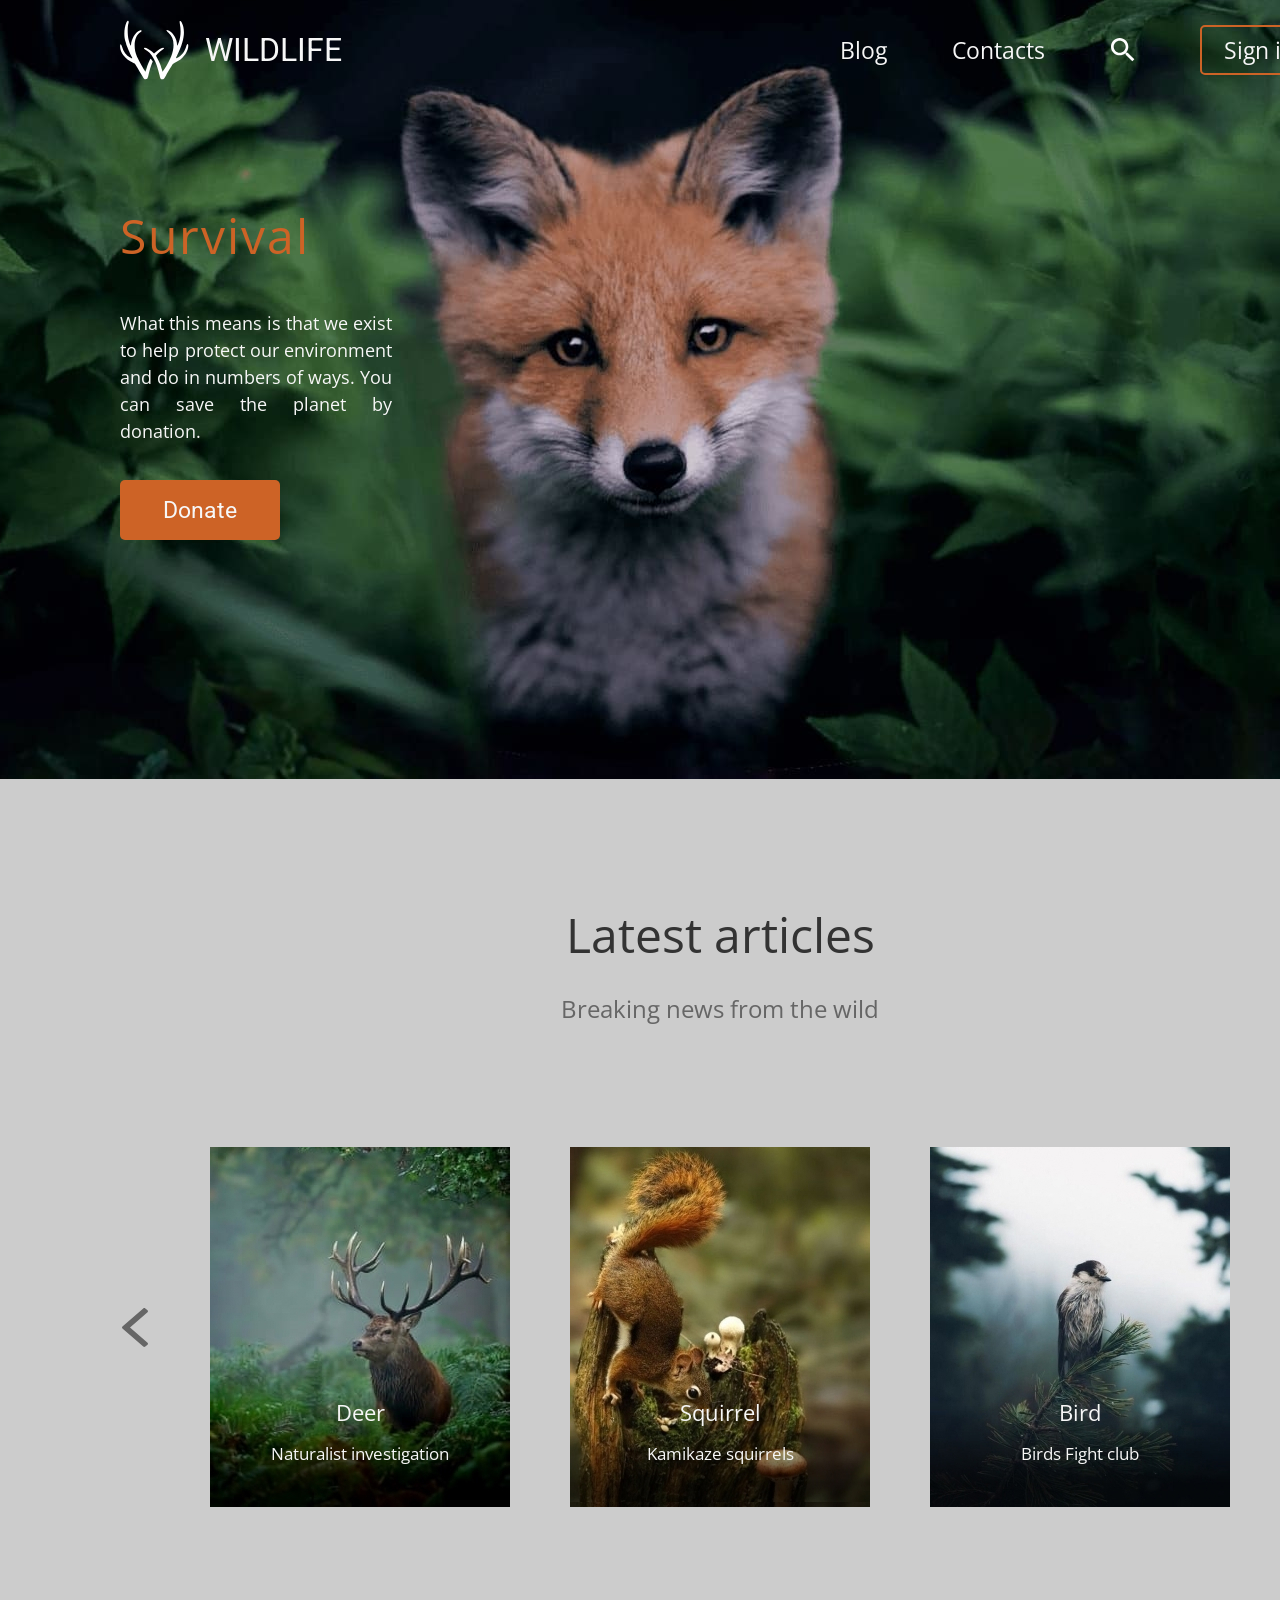
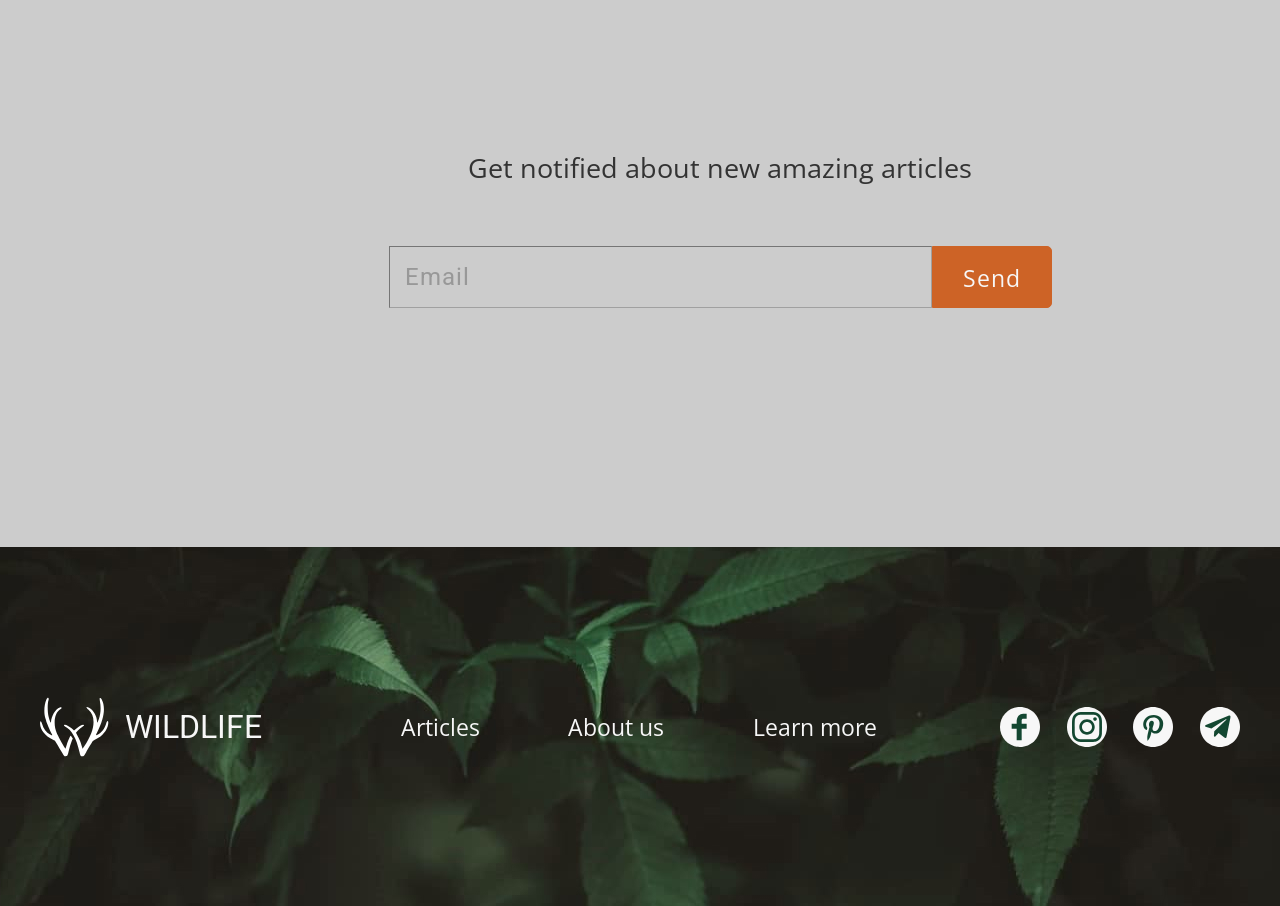
<file: index.html>
<!DOCTYPE html>
<html lang="en">
  <head>
    <meta charset="UTF-8" />
    <meta http-equiv="X-UA-Compatible" content="IE=edge" />
    <meta name="viewport" content="width=device-width, initial-scale=1.0" />
    <link rel="preconnect" href="https://fonts.gstatic.com" />
    <link
      href="https://fonts.googleapis.com/css2?family=Open+Sans&family=Roboto&display=swap"
      rel="stylesheet"
    />
    <link rel="stylesheet" href="style.css" />
    <title>Wildlife</title>
  </head>
  <body>
    <section class="first-screen">
      <div class="block-wrapper">
        <div class="content-wrapper">
          <header>
            <div class="logo-wrapper">
              <svg
                width="69"
                height="60"
                viewBox="0 0 69 60"
                fill="none"
                xmlns="http://www.w3.org/2000/svg"
              >
                <path
                  fill-rule="evenodd"
                  clip-rule="evenodd"
                  d="M6.3948 2.44604C4.16477 7.15504 3.65727 16.4691 5.36475 21.3461C5.73505 22.4039 6.12845 23.6725 6.23905 24.1655C6.50697 25.3616 9.98755 33.4607 11.3835 36.1374C12.7536 38.7639 12.7282 38.7901 10.1004 37.4541C6.3206 35.5326 3.34752 31.5826 2.05042 26.7593C1.13115 23.3408 0.00397348 23.2777 0.0772985 26.6488C0.205224 32.5289 5.17522 38.814 12.5882 42.4708C15.5288 43.9211 14.6779 42.7686 21.2467 54.2024C24.0457 59.0747 24.1808 59.2308 25.5972 59.2308C27.3561 59.2308 27.6071 58.8444 28.5953 54.6155C29.5972 50.3279 30.7228 46.6075 31.9289 43.5965L32.7948 41.4347L31.8533 40.1431C31.3355 39.4326 30.798 38.8502 30.6593 38.8488C30.1948 38.844 28.0869 43.6096 26.7646 47.6535L25.4569 51.6532L23.9027 49.3844C22.4623 47.2811 17.952 38.948 16.8384 36.3319C12.847 26.9553 14.4788 15.6138 20.3028 12.2518C22.3567 11.066 21.9794 9.6086 19.8173 10.3764C15.3945 11.9471 11.3867 18.6498 10.9586 25.1924C10.8617 26.6725 9.7457 24.0611 8.6236 19.7287C7.47227 15.2835 7.3727 6.67708 8.4353 3.47029C9.38888 0.593038 7.67895 -0.265299 6.3948 2.44604ZM59.6933 1.30982C59.574 1.59996 59.6634 2.85175 59.8918 4.09177C61.1044 10.6744 60.7708 16.6257 58.8924 21.9231C57.5846 25.6113 57.0736 26.3963 57.0652 24.7304C57.0377 19.3638 53.3148 12.8507 49.0733 10.7489C45.9222 9.18752 45.6274 10.2683 48.518 12.7851C56.5554 19.7834 54.8527 33.9088 44.1036 49.4043L42.5157 51.6933L41.9636 49.7889C40.4831 44.6822 39.9738 43.3696 38.0497 39.7006L35.9766 35.7474L37.6433 33.7295C38.56 32.6197 40.4344 31.032 41.8087 30.2013C43.183 29.3706 44.2428 28.5095 44.1637 28.2878C43.6667 26.893 39.9378 28.4095 36.4521 31.4239L34.0308 33.5178L31.8846 31.5955C29.582 29.5331 25.8581 27.5444 24.6935 27.7554C23.4517 27.9804 23.6045 28.7779 25.0178 29.4484C31.5726 32.5583 36.2416 40.8258 39.5563 55.1923C40.3933 58.8197 40.6819 59.2308 42.3925 59.2308C43.7998 59.2308 43.9577 59.0614 46.1602 55.1923C47.5179 52.8072 51.0517 46.8561 52.3433 44.7796C52.8356 43.988 54.1098 43.1056 56.201 42.1082C62.3316 39.1839 67.1378 33.2911 68.1072 27.5107C68.7914 23.4293 67.2122 22.8184 66.0997 26.7343C64.7094 31.6287 61.3194 36.0255 57.5225 37.8595C55.6437 38.767 55.6206 38.591 57.1947 35.3476C64.3238 20.6586 65.7354 10.406 61.7265 2.43362C61.0403 1.06904 60.0232 0.506894 59.6933 1.30982Z"
                  fill="white"
                />
              </svg>
              <h1 class="logo-text">wildlife</h1>
            </div>
            <nav>
              <ul class="header-menu">
                <li><a href="#">Blog</a></li>
                <li><a href="#">Contacts</a></li>
                <li>
                  <a href="#">
                    <svg
                      class="search-icon"
                      width="24"
                      height="24"
                      viewBox="0 0 24 24"
                      fill="none"
                      xmlns="http://www.w3.org/2000/svg"
                    >
                      <path
                        d="M8.688 14.688C12.001 14.688 14.688 12 14.688 8.688C14.688 5.376 12 2.688 8.688 2.688C5.376 2.688 2.688 5.376 2.688 8.688C2.688 12 5.376 14.688 8.688 14.688ZM16.688 14.688L23.313 21.313L21.313 23.313L14.688 16.688V15.625L14.313 15.25C12.813 16.563 10.813 17.313 8.688 17.313C3.875 17.313 0 13.5 0 8.688C0 3.876 3.875 0 8.688 0C13.501 0 17.313 3.875 17.313 8.688C17.313 10.813 16.563 12.813 15.25 14.313L15.625 14.688H16.688Z"
                        fill="white"
                      />
                    </svg>
                  </a>
                </li>
                <li><button class="sign-btn">Sign in</button></li>
              </ul>
            </nav>
          </header>
          <section class="survival">
            <div class="survival-wrapper">
              <p class="survival-title">Survival</p>
              <p class="survival-text">
                What this means is that we exist to help protect our environment
                and do in numbers of ways. You can save the planet by donation.
              </p>
              <button class="donate-btn">Donate</button>
            </div>
          </section>
        </div>
      </div>
    </section>
    <section class="second-screen">
      <div class="block-wrapper">
        <div class="content-wrapper">
          <div class="latest-articles">
            <h4 class="latest-articles-title">Latest articles</h4>
            <p class="latest-articles-text">Breaking news from the wild</p>
            <ul class="slider">
              <li class="arrow">
                <svg
                  width="30"
                  height="70"
                  viewBox="0 0 30 70"
                  fill="none"
                  xmlns="http://www.w3.org/2000/svg"
                >
                  <path
                    d="M27.9913 21.2499C27.9913 21.5622 27.8125 21.9138 27.545 22.1484L10.0006 37.4998L27.545 52.8511C27.8131 53.0857 27.9913 53.4368 27.9913 53.7496C27.9913 54.0624 27.8125 54.4135 27.545 54.6481L25.3131 56.601C25.045 56.8356 24.6438 56.9915 24.2863 56.9915C23.9288 56.9915 23.5275 56.8351 23.2594 56.601L2.45563 38.3977C2.1875 38.1631 2.00938 37.812 2.00938 37.4992C2.00938 37.1864 2.18813 36.8353 2.45563 36.6007L23.2594 18.3974C23.5275 18.1628 23.9288 18.007 24.2863 18.007C24.6438 18.007 25.045 18.1634 25.3131 18.3974L27.545 20.3503C27.8131 20.5849 27.9913 20.8972 27.9913 21.2488V21.2499Z"
                    fill="#666666"
                  />
                </svg>
              </li>
              <li class="first-slide slide">
                <p class="slide-title">Deer</p>
                <p class="slide-description">Naturalist investigation</p>
              </li>
              <li class="second-slide slide">
                <p class="slide-title">Squirrel</p>
                <p class="slide-description">Kamikaze squirrels</p>
              </li>
              <li class="third-slide slide">
                <p class="slide-title">Bird</p>
                <p class="slide-description">Birds Fight club</p>
              </li>
              <li class="arrow">
                <svg
                  width="30"
                  height="70"
                  viewBox="0 0 30 70"
                  fill="none"
                  xmlns="http://www.w3.org/2000/svg"
                >
                  <path
                    d="M29.6512 37.4997C29.6512 37.812 29.4517 38.1636 29.1531 38.3982L5.93029 56.6015C5.63098 56.8361 5.18308 56.992 4.78401 56.992C4.38494 56.992 3.93703 56.8356 3.63773 56.6015L1.14633 54.6486C0.847031 54.414 0.648193 54.1017 0.648193 53.7501C0.648193 53.4378 0.847728 53.0862 1.14633 52.8516L20.7308 37.5003L1.14633 22.1489C0.847031 21.9143 0.648193 21.5632 0.648193 21.2504C0.648193 20.9376 0.847728 20.5865 1.14633 20.3519L3.63773 18.399C3.93703 18.1644 4.38494 18.0085 4.78401 18.0085C5.18308 18.0085 5.63098 18.165 5.93029 18.399L29.1531 36.6023C29.4524 36.8369 29.6512 37.188 29.6512 37.5008V37.4997Z"
                    fill="#666666"
                  />
                </svg>
              </li>
            </ul>
          </div>
          <div class="get-notified">
            <p>Get notified about new amazing articles</p>
            <form action="#">
              <input
                class="email"
                type="email"
                name="email"
                id="email"
                placeholder="Email"
              />
              <input class="send-btn" type="submit" value="Send" />
            </form>
          </div>
        </div>
      </div>
    </section>
    <footer>
      <div class="block-wrapper">
        <div class="content-wrapper">
          <div class="footer-wrapper">
            <div class="logo-wrapper">
              <svg
                width="69"
                height="60"
                viewBox="0 0 69 60"
                fill="none"
                xmlns="http://www.w3.org/2000/svg"
              >
                <path
                  fill-rule="evenodd"
                  clip-rule="evenodd"
                  d="M6.3948 2.44604C4.16477 7.15504 3.65727 16.4691 5.36475 21.3461C5.73505 22.4039 6.12845 23.6725 6.23905 24.1655C6.50697 25.3616 9.98755 33.4607 11.3835 36.1374C12.7536 38.7639 12.7282 38.7901 10.1004 37.4541C6.3206 35.5326 3.34752 31.5826 2.05042 26.7593C1.13115 23.3408 0.00397348 23.2777 0.0772985 26.6488C0.205224 32.5289 5.17522 38.814 12.5882 42.4708C15.5288 43.9211 14.6779 42.7686 21.2467 54.2024C24.0457 59.0747 24.1808 59.2308 25.5972 59.2308C27.3561 59.2308 27.6071 58.8444 28.5953 54.6155C29.5972 50.3279 30.7228 46.6075 31.9289 43.5965L32.7948 41.4347L31.8533 40.1431C31.3355 39.4326 30.798 38.8502 30.6593 38.8488C30.1948 38.844 28.0869 43.6096 26.7646 47.6535L25.4569 51.6532L23.9027 49.3844C22.4623 47.2811 17.952 38.948 16.8384 36.3319C12.847 26.9553 14.4788 15.6138 20.3028 12.2518C22.3567 11.066 21.9794 9.6086 19.8173 10.3764C15.3945 11.9471 11.3867 18.6498 10.9586 25.1924C10.8617 26.6725 9.7457 24.0611 8.6236 19.7287C7.47227 15.2835 7.3727 6.67708 8.4353 3.47029C9.38888 0.593038 7.67895 -0.265299 6.3948 2.44604ZM59.6933 1.30982C59.574 1.59996 59.6634 2.85175 59.8918 4.09177C61.1044 10.6744 60.7708 16.6257 58.8924 21.9231C57.5846 25.6113 57.0736 26.3963 57.0652 24.7304C57.0377 19.3638 53.3148 12.8507 49.0733 10.7489C45.9222 9.18752 45.6274 10.2683 48.518 12.7851C56.5554 19.7834 54.8527 33.9088 44.1036 49.4043L42.5157 51.6933L41.9636 49.7889C40.4831 44.6822 39.9738 43.3696 38.0497 39.7006L35.9766 35.7474L37.6433 33.7295C38.56 32.6197 40.4344 31.032 41.8087 30.2013C43.183 29.3706 44.2428 28.5095 44.1637 28.2878C43.6667 26.893 39.9378 28.4095 36.4521 31.4239L34.0308 33.5178L31.8846 31.5955C29.582 29.5331 25.8581 27.5444 24.6935 27.7554C23.4517 27.9804 23.6045 28.7779 25.0178 29.4484C31.5726 32.5583 36.2416 40.8258 39.5563 55.1923C40.3933 58.8197 40.6819 59.2308 42.3925 59.2308C43.7998 59.2308 43.9577 59.0614 46.1602 55.1923C47.5179 52.8072 51.0517 46.8561 52.3433 44.7796C52.8356 43.988 54.1098 43.1056 56.201 42.1082C62.3316 39.1839 67.1378 33.2911 68.1072 27.5107C68.7914 23.4293 67.2122 22.8184 66.0997 26.7343C64.7094 31.6287 61.3194 36.0255 57.5225 37.8595C55.6437 38.767 55.6206 38.591 57.1947 35.3476C64.3238 20.6586 65.7354 10.406 61.7265 2.43362C61.0403 1.06904 60.0232 0.506894 59.6933 1.30982Z"
                  fill="white"
                />
              </svg>
              <h1 class="logo-text">wildlife</h1>
            </div>
            <nav class="footer-nav">
              <ul>
                <li><a href="#">Articles</a></li>
                <li><a href="#">About us</a></li>
                <li><a href="#">Learn more</a></li>
              </ul>
            </nav>
            <ul class="soc-networks">
              <li>
                <a href="facebook">
                  <div class="soc-icon facebook"></div>
                </a>
              </li>
              <li>
                <a href="#">
                  <div class="soc-icon instagram"></div>
                </a>
              </li>
              <li>
                <a href="#">
                  <div class="soc-icon pinterest"></div>
                </a>
              </li>
              <li>
                <a href="#">
                  <div class="soc-icon telegram"></div>
                </a>
              </li>
            </ul>
          </div>
        </div>
      </div>
    </footer>
  </body>
</html>
</file>
<file: style.css>
* {
  margin: 0;
  padding: 0;
}

body {
  display: flex;
  flex-direction: column;
}

.first-screen {
  height: 779px;
  background-image: url(./assets/images/first-scr-bgr.png);
  background-position: center;
  background-repeat: no-repeat;
  background-size: cover;
  background-color: #02160b;
}

.block-wrapper {
  width: 1440px;
  margin: 0 auto;
}

.content-wrapper {
  width: 1200px;
  margin: 0 auto;
}

header {
  height: 100px;
  display: flex;
  justify-content: space-between;
  align-items: center;
}

.logo-wrapper {
  width: 240px;
  height: 60px;
  display: flex;
  justify-content: space-between;
  cursor: pointer;
}

.logo-wrapper:hover {
  opacity: 0.5;
}

.logo-text {
  margin: 0;
  width: 155px;
  font-family: "Roboto", sans-serif;
  font-style: normal;
  font-weight: normal;
  font-size: 32px;
  line-height: 60px;
  text-transform: uppercase;
  color: #f7f7f7;
}

nav {
  width: 480px;
  height: 50px;
}

.header-menu {
  height: 50px;
  display: flex;
  justify-content: space-between;
  list-style: none;
  align-items: center;
}

.header-menu li a {
  text-decoration: none;
  font-family: "Open Sans", sans-serif;
  font-style: normal;
  font-weight: normal;
  font-size: 23px;
  line-height: 60px;
  color: #f7f7f7;
}

.header-menu li a:hover {
  color: #e39128;
}

.header-menu li a svg:hover path {
  fill: #e39128;
}

.search-icon {
  margin-top: 21px;
}

.sign-btn {
  width: 120px;
  height: 50px;
  border: 2px solid #cd6326;
  box-sizing: border-box;
  border-radius: 5px;
  font-family: "Open Sans", sans-serif;
  font-style: normal;
  font-weight: normal;
  font-size: 23px;
  line-height: 27px;
  background: none;
  text-align: center;
  color: #f7f7f7;
  cursor: pointer;
}

.sign-btn:hover {
  background-color: #cd6326;
}

.survival {
  margin-top: 103px;
}

.survival-wrapper {
  height: 337px;
  display: flex;
  flex-direction: column;
  justify-content: space-between;
}

.survival-title {
  font-family: "Open Sans", sans-serif;
  font-style: normal;
  font-weight: normal;
  font-size: 48px;
  letter-spacing: 2px;
  color: #cd6326;
  text-transform: capitalize;
}

.survival-text {
  width: 272px;
  margin-top: 6px;
  font-family: "Open Sans", sans-serif;
  font-style: normal;
  font-weight: normal;
  font-size: 18px;
  line-height: 27px;
  color: #f7f7f7;
  text-align: justify;
}

.donate-btn {
  width: 160px;
  height: 60px;
  background: #cd6326;
  border-radius: 5px;
  font-family: "Roboto", sans-serif;
  font-style: normal;
  font-weight: normal;
  font-size: 23px;
  line-height: 27px;
  text-align: center;
  color: #f7f7f7;
  border: none;
  cursor: pointer;
}

.donate-btn:hover {
  background-color: #e39128;
}

.donate-btn:active {
  background-color: #8f5613;
}

.second-screen {
  height: 1368px;
  background-color: #cccccc;
}

.latest-articles {
  margin-top: 120px;
  display: flex;
  flex-direction: column;
  align-items: center;
}

.latest-articles-title {
  width: 324px;
  height: 72px;
  font-family: "Open Sans", sans-serif;
  font-style: normal;
  font-weight: normal;
  font-size: 48px;
  line-height: 72px;
  text-align: center;
  color: #333333;
}

.latest-articles-text {
  width: 332px;
  height: 36px;
  margin-top: 20px;
  font-family: "Open Sans", sans-serif;
  font-style: normal;
  font-weight: normal;
  font-size: 24px;
  line-height: 36px;
  text-align: center;
  color: #666666;
  align-items: center;
}

.slider {
  margin-top: 120px;
  display: flex;
  justify-content: space-between;
  width: 1200px;
  list-style: none;
  align-items: center;
}

.slide {
  width: 300px;
  height: 360px;
  background-size: cover;
  background-repeat: no-repeat;
  background-position: center;
}

.slide:hover {
  opacity: 0.5;
  cursor: pointer;
}

.slide-title {
  margin-top: 247px;
  font-family: "Open Sans", sans-serif;
  font-style: normal;
  font-weight: normal;
  font-size: 22px;
  line-height: 36px;
  text-align: center;
  color: #f7f7f7;
}

.slide-description {
  margin-top: 10px;
  font-family: "Open Sans", sans-serif;
  font-style: normal;
  font-weight: normal;
  font-size: 17px;
  line-height: 27px;
  text-align: center;
  color: #f7f7f7;
}

.first-slide {
  background-image: url(./assets/images/Deer.jpg);
}

.second-slide {
  background-image: url(./assets/images/Squirrel.jpg);
}

.third-slide {
  background-image: url(./assets/images/Bird.jpg);
}

.arrow:hover {
  opacity: 0.5;
  cursor: pointer;
}

.get-notified {
  margin-top: 241px;
  display: flex;
  flex-direction: column;
  justify-content: center;
  align-items: center;
}

.get-notified p {
  width: 526px;
  height: 41px;
  font-family: "Open Sans", sans-serif;
  font-style: normal;
  font-weight: normal;
  font-size: 27px;
  line-height: 40px;
  text-align: center;
  color: #333333;
}

form {
  margin-top: 57px;
  display: flex;
}

.email {
  height: 60px;
  width: 526px;
  opacity: 0.5;
  border-radius: 0px;
  padding-left: 15px;
  background: none;
  border-width: 1px;
  font-family: "Roboto", sans-serif;
  font-style: normal;
  font-weight: normal;
  font-size: 24px;
  color: #666666;
}

.email::placeholder {
  font-family: "Roboto", sans-serif;
  font-style: normal;
  font-weight: normal;
  font-size: 24px;
  color: #666666;
  letter-spacing: 1px;
}

.send-btn {
  width: 120px;
  background: #cd6326;
  border: 1px solid #cd6326;
  border-radius: 0px 5px 5px 0px;
  font-family: "Open Sans", sans-serif;
  font-style: normal;
  font-size: 23px;
  line-height: 27px;
  text-align: center;
  color: #f7f7f7;
  padding-top: 3px;
  letter-spacing: 1px;
}

.send-btn:hover {
  background-color: #e39128;
  cursor: pointer;
}

.send-btn:active {
  background-color: #8f5613;
}

footer {
  height: 359px;
  display: flex;
  align-items: center;
  background-image: url(./assets/images/Footer-bg.jpg);
  background-position: center;
  background-repeat: no-repeat;
  background-size: cover;
  background-color: #181617;
}

.footer-wrapper {
  display: flex;
  justify-content: space-between;
}

.footer-nav {
  width: 479px;
}

.footer-nav ul {
  display: flex;
  justify-content: space-between;
  list-style: none;
}

.footer-nav ul li a {
  text-decoration: none;
  font-family: "Open Sans", sans-serif;
  font-style: normal;
  font-weight: normal;
  font-size: 23px;
  line-height: 60px;
  color: #f7f7f7;
}

.footer-nav ul li a:hover {
  color: #e39128;
}

.soc-icon:hover {
  opacity: 0.5;
}

.footer-nav ul li:nth-child(3) {
  margin-right: 3px;
}

.soc-networks {
  width: 240px;
  display: flex;
  justify-content: space-between;
  list-style: none;
  align-items: center;
}

.soc-icon {
  height: 40px;
  width: 40px;
}

.facebook {
  background-image: url(./assets/images/facebook.svg);
}

.instagram {
  background-image: url(./assets/images/instagram.svg);
}

.pinterest {
  background-image: url(./assets/images/pinterest.svg);
}

.telegram {
  background-image: url(./assets/images/telegram.svg);
}
</file>
